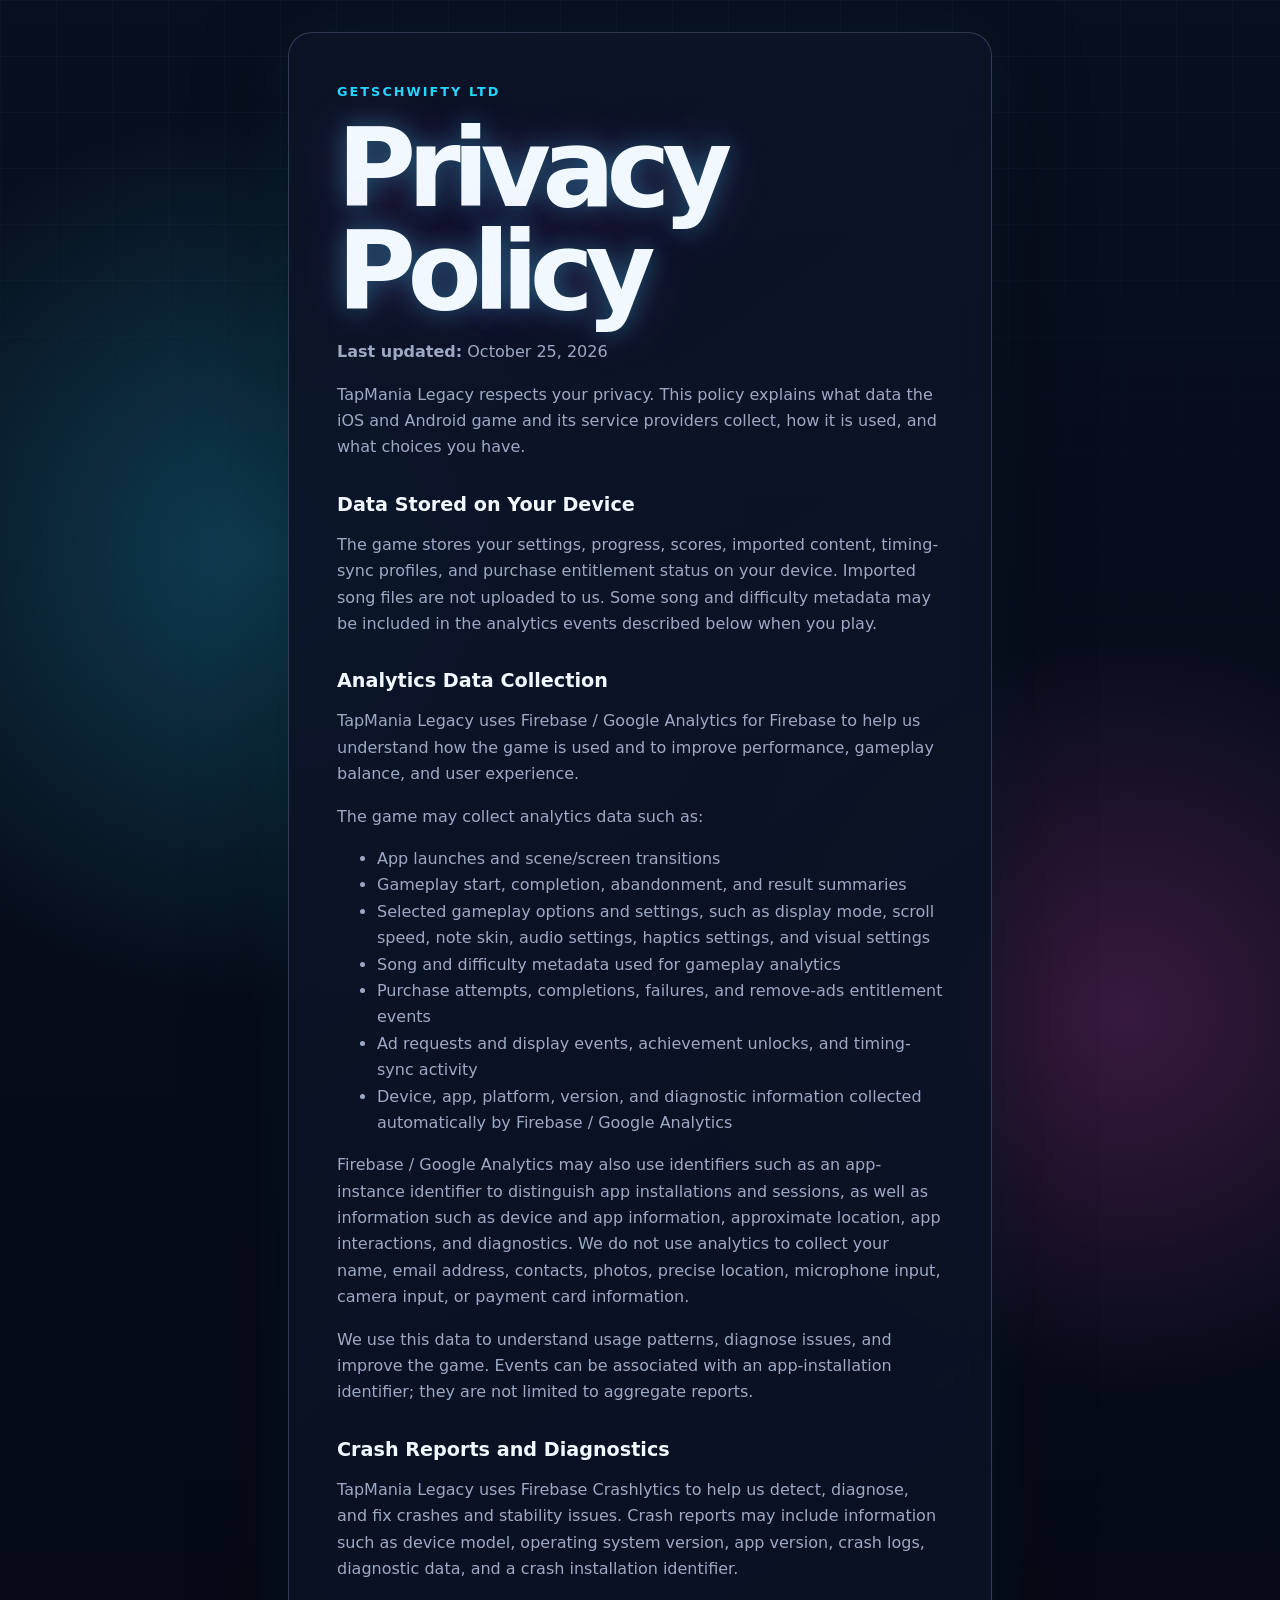
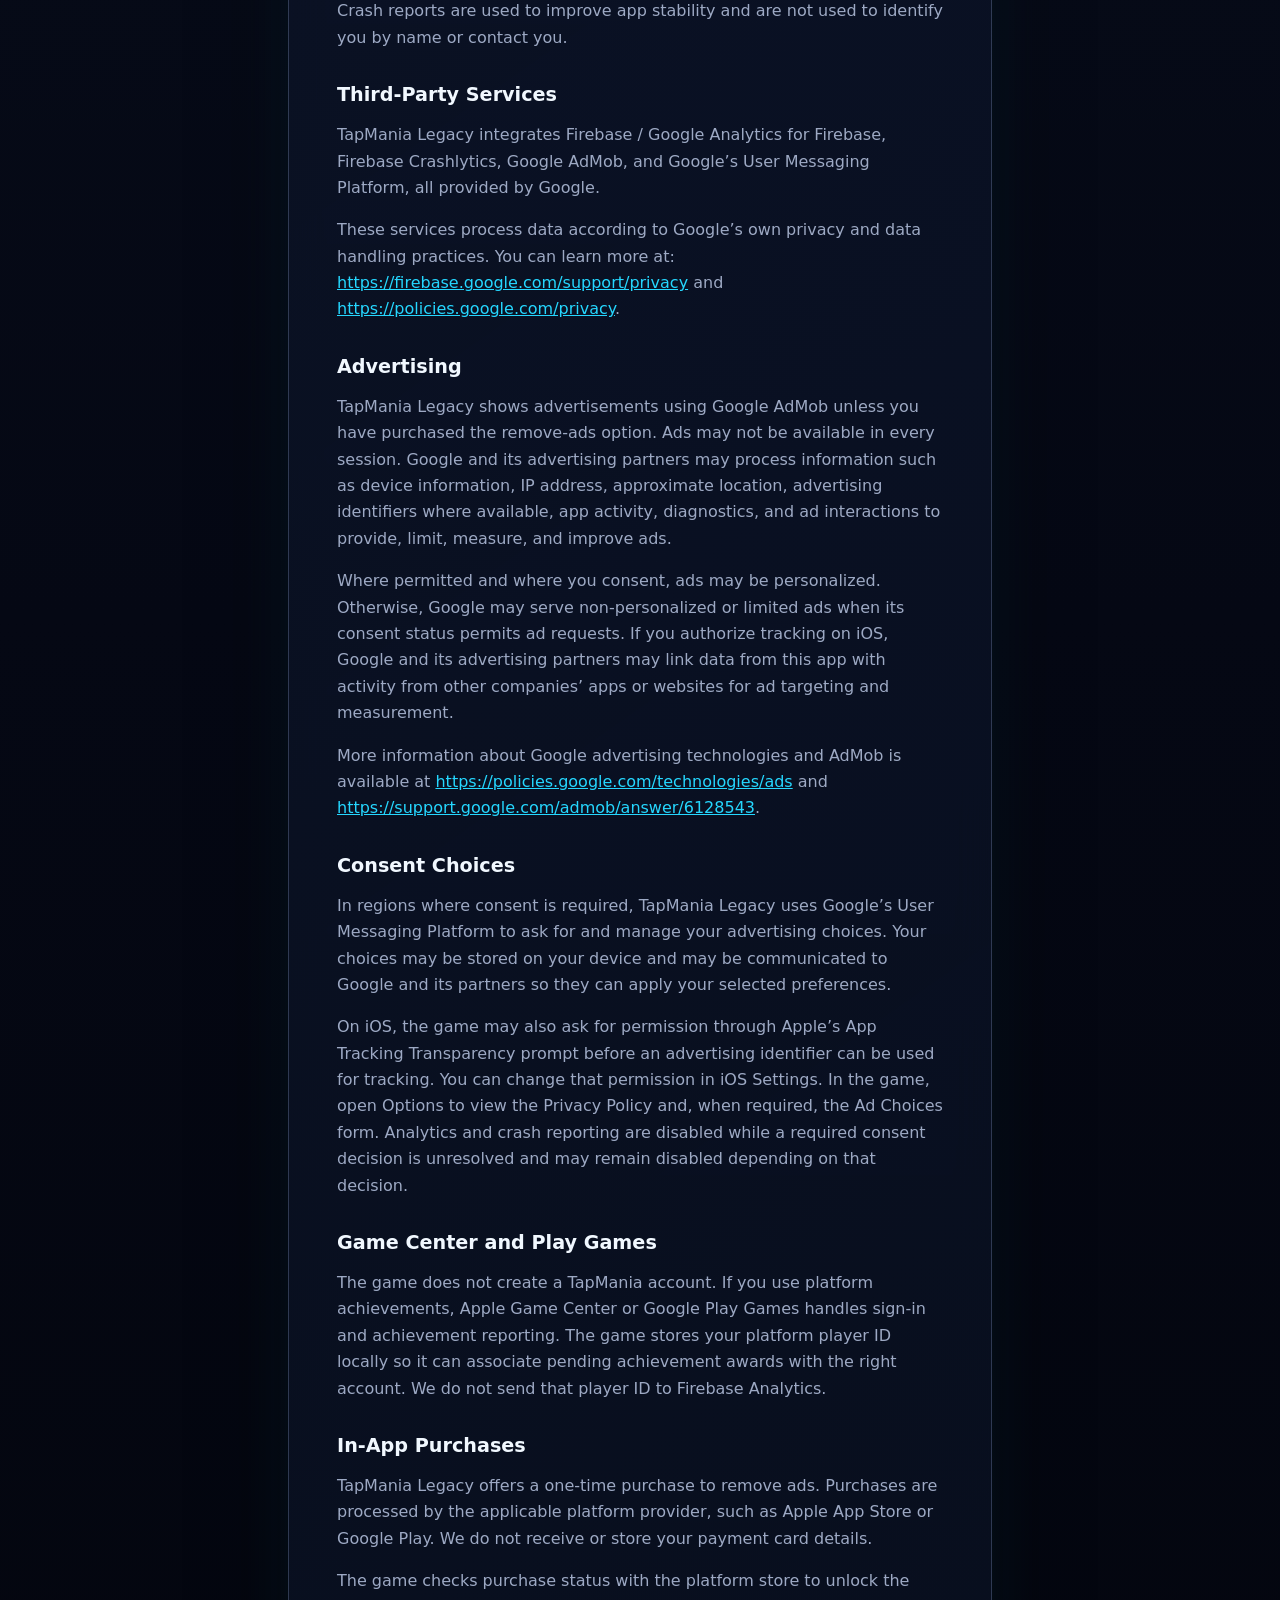
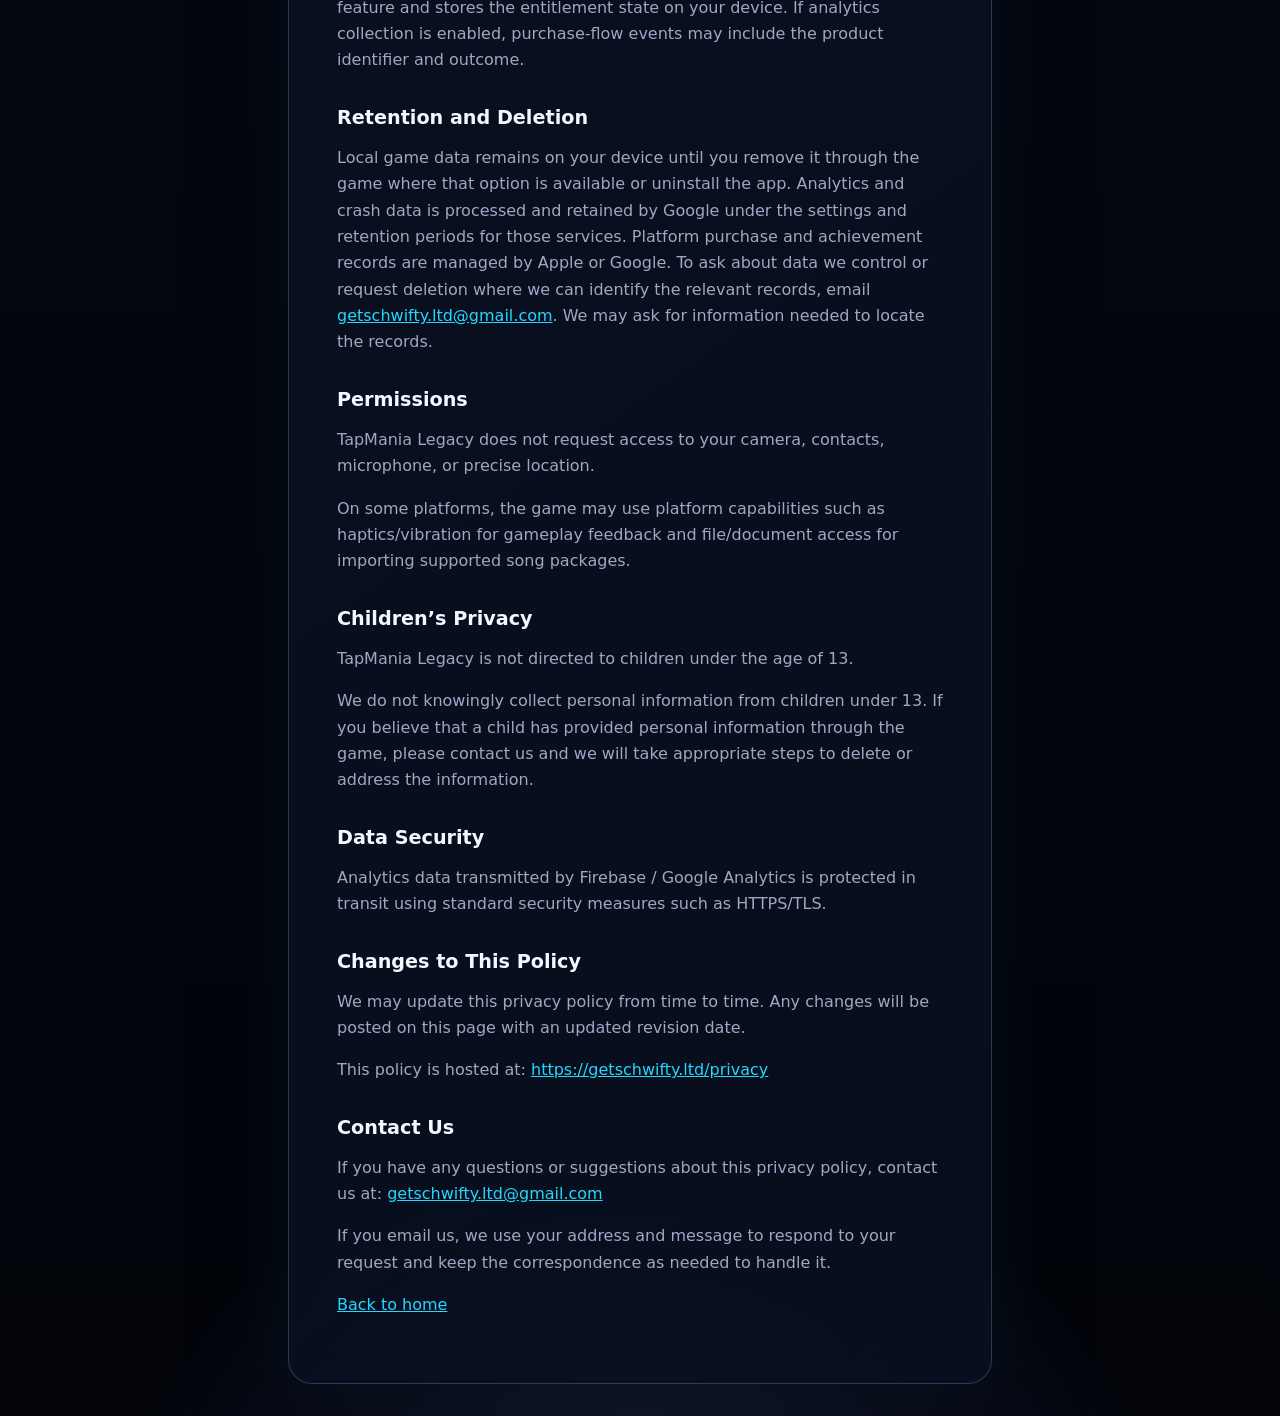
<file: privacy.html>
<!doctype html>
<html lang="en">
    <head>
        <meta charset="utf-8" />
        <meta name="viewport" content="width=device-width, initial-scale=1" />
        <title>Privacy Policy | GetSchwifty Ltd</title>
        <meta
            name="description"
            content="Privacy Policy for GetSchwifty Ltd apps and games."
        />
        <link rel="stylesheet" href="/styles.css" />
    </head>
    <body>
        <main class="page text-page">
            <article class="card">
                <p class="eyebrow">GetSchwifty Ltd</p>
                <h1>Privacy Policy</h1>
                <p><strong>Last updated:</strong> October 25, 2026</p>

                <p>
                    TapMania Legacy respects your privacy. This policy explains
                    what data the iOS and Android game and its service providers
                    collect, how it is used, and what choices you have.
                </p>

                <h2>Data Stored on Your Device</h2>
                <p>
                    The game stores your settings, progress, scores, imported
                    content, timing-sync profiles, and purchase entitlement
                    status on your device. Imported song files are not uploaded
                    to us. Some song and difficulty metadata may be included in
                    the analytics events described below when you play.
                </p>

                <h2>Analytics Data Collection</h2>
                <p>
                    TapMania Legacy uses Firebase / Google Analytics for
                    Firebase to help us understand how the game is used and to
                    improve performance, gameplay balance, and user experience.
                </p>
                <p>The game may collect analytics data such as:</p>
                <ul>
                    <li>App launches and scene/screen transitions</li>
                    <li>
                        Gameplay start, completion, abandonment, and result
                        summaries
                    </li>
                    <li>
                        Selected gameplay options and settings, such as display
                        mode, scroll speed, note skin, audio settings, haptics
                        settings, and visual settings
                    </li>
                    <li>
                        Song and difficulty metadata used for gameplay analytics
                    </li>
                    <li>
                        Purchase attempts, completions, failures, and remove-ads
                        entitlement events
                    </li>
                    <li>
                        Ad requests and display events, achievement unlocks, and
                        timing-sync activity
                    </li>
                    <li>
                        Device, app, platform, version, and diagnostic
                        information collected automatically by Firebase / Google
                        Analytics
                    </li>
                </ul>
                <p>
                    Firebase / Google Analytics may also use identifiers such as
                    an app-instance identifier to distinguish app installations
                    and sessions, as well as information such as device and app
                    information, approximate location, app interactions, and
                    diagnostics. We do not use analytics to collect your name,
                    email address, contacts, photos, precise location, microphone
                    input, camera input, or payment card information.
                </p>
                <p>
                    We use this data to understand usage patterns, diagnose
                    issues, and improve the game. Events can be associated with
                    an app-installation identifier; they are not limited to
                    aggregate reports.
                </p>

                <h2>Crash Reports and Diagnostics</h2>
                <p>
                    TapMania Legacy uses Firebase Crashlytics to help us
                    detect, diagnose, and fix crashes and stability issues.
                    Crash reports may include information such as device model,
                    operating system version, app version, crash logs,
                    diagnostic data, and a crash installation identifier.
                </p>
                <p>
                    Crash reports are used to improve app stability and are not
                    used to identify you by name or contact you.
                </p>

                <h2>Third-Party Services</h2>
                <p>
                    TapMania Legacy integrates Firebase / Google Analytics for
                    Firebase, Firebase Crashlytics, Google AdMob, and Google’s
                    User Messaging Platform, all provided by Google.
                </p>
                <p>
                    These services process data according to Google’s own
                    privacy and data handling practices. You can learn more at:
                    <a href="https://firebase.google.com/support/privacy"
                        >https://firebase.google.com/support/privacy</a
                    >
                    and
                    <a href="https://policies.google.com/privacy"
                        >https://policies.google.com/privacy</a
                    >.
                </p>

                <h2>Advertising</h2>
                <p>
                    TapMania Legacy shows advertisements using Google AdMob
                    unless you have purchased the remove-ads option. Ads may not
                    be available in every session.
                    Google and its advertising partners may process information
                    such as device information, IP address, approximate location,
                    advertising identifiers where available, app activity,
                    diagnostics, and ad interactions to provide, limit, measure,
                    and improve ads.
                </p>
                <p>
                    Where permitted and where you consent, ads may be
                    personalized. Otherwise, Google may serve non-personalized
                    or limited ads when its consent status permits ad requests.
                    If you authorize tracking on iOS, Google and its advertising
                    partners may link data from this app with activity from
                    other companies’ apps or websites for ad targeting and
                    measurement.
                </p>
                <p>
                    More information about Google advertising technologies and
                    AdMob is available at
                    <a href="https://policies.google.com/technologies/ads"
                        >https://policies.google.com/technologies/ads</a
                    >
                    and
                    <a href="https://support.google.com/admob/answer/6128543"
                        >https://support.google.com/admob/answer/6128543</a
                    >.
                </p>

                <h2>Consent Choices</h2>
                <p>
                    In regions where consent is required, TapMania Legacy uses
                    Google’s User Messaging Platform to ask for and manage your
                    advertising choices. Your choices may be stored on your
                    device and may be communicated to Google and its partners so
                    they can apply your selected preferences.
                </p>
                <p>
                    On iOS, the game may also ask for permission through Apple’s
                    App Tracking Transparency prompt before an advertising
                    identifier can be used for tracking. You can change that
                    permission in iOS Settings. In the game, open Options to
                    view the Privacy Policy and, when required, the Ad Choices
                    form. Analytics and crash reporting are disabled while a
                    required consent decision is unresolved and may remain
                    disabled depending on that decision.
                </p>

                <h2>Game Center and Play Games</h2>
                <p>
                    The game does not create a TapMania account.
                    If you use platform achievements, Apple Game Center or
                    Google Play Games handles sign-in and achievement reporting.
                    The game stores your platform player ID locally so it can
                    associate pending achievement awards with the right account.
                    We do not send that player ID to Firebase Analytics.
                </p>

                <h2>In-App Purchases</h2>
                <p>
                    TapMania Legacy offers a one-time purchase to remove ads.
                    Purchases are processed by the applicable platform provider,
                    such as Apple App Store or Google Play. We do not receive or
                    store your payment card details.
                </p>
                <p>
                    The game checks purchase status with the platform store to
                    unlock the feature and stores the entitlement state on your
                    device. If analytics collection is enabled, purchase-flow
                    events may include the product identifier and outcome.
                </p>

                <h2>Retention and Deletion</h2>
                <p>
                    Local game data remains on your device until you remove it
                    through the game where that option is available or uninstall
                    the app. Analytics and crash data is processed and retained
                    by Google under the settings and retention periods for those
                    services. Platform purchase and achievement records are
                    managed by Apple or Google. To ask about data we control or
                    request deletion where we can identify the relevant records,
                    email
                    <a href="mailto:getschwifty.ltd@gmail.com"
                        >getschwifty.ltd@gmail.com</a
                    >. We may ask for information needed to locate the records.
                </p>

                <h2>Permissions</h2>
                <p>
                    TapMania Legacy does not request access to your camera,
                    contacts, microphone, or precise location.
                </p>
                <p>
                    On some platforms, the game may use platform capabilities
                    such as haptics/vibration for gameplay feedback and
                    file/document access for importing supported song packages.
                </p>

                <h2>Children’s Privacy</h2>
                <p>
                    TapMania Legacy is not directed to children under the age of
                    13.
                </p>
                <p>
                    We do not knowingly collect personal information from
                    children under 13. If you believe that a child has provided
                    personal information through the game, please contact us and
                    we will take appropriate steps to delete or address the
                    information.
                </p>

                <h2>Data Security</h2>
                <p>
                    Analytics data transmitted by Firebase / Google Analytics is
                    protected in transit using standard security measures such
                    as HTTPS/TLS.
                </p>

                <h2>Changes to This Policy</h2>
                <p>
                    We may update this privacy policy from time to time. Any
                    changes will be posted on this page with an updated revision
                    date.
                </p>
                <p>
                    This policy is hosted at:
                    <a href="https://getschwifty.ltd/privacy"
                        >https://getschwifty.ltd/privacy</a
                    >
                </p>

                <h2>Contact Us</h2>
                <p>
                    If you have any questions or suggestions about this privacy
                    policy, contact us at:
                    <a href="mailto:getschwifty.ltd@gmail.com"
                        >getschwifty.ltd@gmail.com</a
                    >
                </p>
                <p>
                    If you email us, we use your address and message to respond
                    to your request and keep the correspondence as needed to
                    handle it.
                </p>

                <p><a href="/">Back to home</a></p>
            </article>
        </main>
    </body>
</html>
</file>
<file: styles.css>
:root {
  color-scheme: dark;
  --bg: #050814;
  --panel: rgba(10, 18, 38, 0.78);
  --panel-strong: rgba(12, 20, 40, 0.94);
  --text: #f1f8ff;
  --muted: #9da9c4;
  --cyan: #25d7ff;
  --blue: #5468c8;
  --purple: #b86cff;
  --magenta: #ff4fd8;
  --yellow: #ffe14a;
  --green: #7dff5a;
  --border: rgba(169, 190, 240, 0.24);
}

* {
  box-sizing: border-box;
}

body {
  margin: 0;
  min-height: 100vh;
  background:
    radial-gradient(circle at 20% 12%, rgba(37, 215, 255, 0.24), transparent 28rem),
    radial-gradient(circle at 88% 22%, rgba(255, 79, 216, 0.20), transparent 24rem),
    radial-gradient(circle at 50% 105%, rgba(84, 104, 200, 0.32), transparent 34rem),
    linear-gradient(180deg, #080f1e 0%, var(--bg) 48%, #02040a 100%),
    var(--bg);
  color: var(--text);
  font-family: Inter, ui-sans-serif, system-ui, -apple-system, BlinkMacSystemFont, "Segoe UI", sans-serif;
  overflow-x: hidden;
}

body::before {
  position: fixed;
  inset: 0;
  pointer-events: none;
  content: "";
  background-image:
    linear-gradient(rgba(169, 190, 240, 0.055) 1px, transparent 1px),
    linear-gradient(90deg, rgba(169, 190, 240, 0.045) 1px, transparent 1px);
  background-size: 56px 56px;
  mask-image: linear-gradient(to bottom, rgba(0, 0, 0, 0.8), transparent 72%);
}

a {
  color: var(--cyan);
}

.page {
  display: grid;
  min-height: 100vh;
  place-items: center;
  padding: 2rem;
}

.home {
  display: grid;
  min-height: 100vh;
  grid-template-rows: 1fr auto;
  padding: clamp(1rem, 3vw, 2rem);
}

.text-page {
  align-items: start;
}

.card {
  width: min(100%, 44rem);
  padding: clamp(1.5rem, 4vw, 3rem);
  border: 1px solid var(--border);
  border-radius: 1.5rem;
  background: linear-gradient(145deg, var(--panel-strong), rgba(8, 15, 30, 0.86));
  box-shadow: 0 2rem 6rem rgba(0, 0, 0, 0.42), 0 0 4rem rgba(37, 215, 255, 0.08);
  backdrop-filter: blur(18px);
}

.hero {
  display: grid;
  width: min(100%, 72rem);
  grid-template-columns: minmax(0, 1.05fr) minmax(20rem, 0.95fr);
  gap: clamp(2rem, 5vw, 5rem);
  place-self: center;
  align-items: center;
}

.hero-copy {
  position: relative;
  padding: clamp(1.5rem, 4vw, 3.5rem);
  border: 1px solid var(--border);
  border-radius: 2rem;
  background:
    linear-gradient(135deg, rgba(16, 26, 47, 0.92), rgba(8, 15, 30, 0.72)),
    linear-gradient(90deg, rgba(37, 215, 255, 0.12), rgba(255, 79, 216, 0.10));
  box-shadow:
    0 2rem 6rem rgba(0, 0, 0, 0.45),
    inset 0 1px 0 rgba(255, 255, 255, 0.08),
    0 0 4rem rgba(84, 104, 200, 0.18);
  overflow: hidden;
}

.hero-copy::after {
  position: absolute;
  right: -5rem;
  bottom: -5rem;
  width: 16rem;
  height: 16rem;
  border-radius: 999px;
  content: "";
  background: radial-gradient(circle, rgba(37, 215, 255, 0.20), transparent 65%);
}

.eyebrow {
  margin: 0 0 1rem;
  color: var(--cyan);
  font-size: 0.8rem;
  font-weight: 700;
  letter-spacing: 0.16em;
  text-transform: uppercase;
}

h1 {
  margin: 0 0 1rem;
  max-width: 11ch;
  font-size: clamp(3.25rem, 9vw, 6.75rem);
  letter-spacing: -0.08em;
  line-height: 0.95;
  text-shadow:
    0 0 1.5rem rgba(37, 215, 255, 0.34),
    0 0 3.5rem rgba(255, 79, 216, 0.20);
}

h2 {
  margin-top: 2rem;
  font-size: 1.2rem;
}

p {
  color: var(--muted);
  line-height: 1.65;
}

ul {
  color: var(--muted);
  line-height: 1.65;
}

.lede {
  max-width: 34rem;
  color: #c9d3ea;
  font-size: clamp(1.05rem, 2vw, 1.28rem);
}

.community-copy {
  max-width: 32rem;
  margin: 1rem 0 0;
  color: rgba(241, 248, 255, 0.78);
}

.links {
  display: flex;
  flex-wrap: wrap;
  gap: 1rem;
  margin-top: 2rem;
}

.primary-links {
  align-items: center;
}

.button {
  display: inline-flex;
  align-items: center;
  gap: 0.65rem;
  padding: 0.9rem 1.15rem;
  border: 1px solid rgba(37, 215, 255, 0.5);
  border-radius: 999px;
  background:
    linear-gradient(135deg, rgba(37, 215, 255, 0.16), rgba(184, 108, 255, 0.14)),
    rgba(12, 20, 40, 0.8);
  color: var(--text);
  font-weight: 700;
  text-decoration: none;
  box-shadow: 0 0 1.6rem rgba(37, 215, 255, 0.12);
}

.discord-button {
  border-color: rgba(184, 108, 255, 0.62);
  background:
    linear-gradient(135deg, rgba(88, 101, 242, 0.38), rgba(184, 108, 255, 0.18)),
    rgba(12, 20, 40, 0.88);
  box-shadow: 0 0 1.8rem rgba(88, 101, 242, 0.18);
}

.ghost-button {
  border-color: rgba(169, 190, 240, 0.28);
  background: rgba(12, 20, 40, 0.44);
}

.button-icon {
  width: 1.4rem;
  height: 1.4rem;
  object-fit: contain;
}

.button:hover {
  border-color: var(--cyan);
  box-shadow: 0 0 2rem rgba(37, 215, 255, 0.24);
}

.store-badges {
  display: grid;
  grid-template-columns: repeat(2, minmax(0, 1fr));
  gap: 0.9rem;
  max-width: 31rem;
  margin-top: 1rem;
}

.store-badge {
  display: flex;
  align-items: center;
  gap: 0.85rem;
  min-height: 4.4rem;
  padding: 0.8rem 1rem;
  border: 1px solid rgba(241, 248, 255, 0.26);
  border-radius: 1rem;
  background:
    linear-gradient(135deg, rgba(255, 255, 255, 0.08), rgba(169, 190, 240, 0.03)),
    rgba(0, 0, 0, 0.58);
  box-shadow:
    inset 0 1px 0 rgba(255, 255, 255, 0.08),
    0 0 1.6rem rgba(37, 215, 255, 0.08);
}

.store-icon {
  width: 2rem;
  height: 2rem;
  flex: 0 0 auto;
  object-fit: contain;
}

.store-badge strong,
.store-badge em {
  display: block;
}

.store-badge strong {
  color: var(--text);
  font-size: 1.1rem;
  letter-spacing: -0.02em;
}

.store-badge em {
  margin-bottom: 0.1rem;
  color: rgba(241, 248, 255, 0.72);
  font-size: 0.68rem;
  font-style: normal;
  font-weight: 700;
  letter-spacing: 0.12em;
  text-transform: uppercase;
}

.screenshot-stack {
  position: relative;
  display: grid;
  isolation: isolate;
  width: min(100%, 34rem);
  min-height: clamp(34rem, 74vh, 48rem);
  place-self: center;
  place-items: center;
}

.screenshot-stack::before {
  position: absolute;
  inset: 8% 6% 6% 12%;
  content: "";
  border-radius: 3rem;
  background:
    radial-gradient(circle at 30% 20%, rgba(255, 79, 216, 0.24), transparent 16rem),
    radial-gradient(circle at 74% 58%, rgba(37, 215, 255, 0.24), transparent 18rem);
  filter: blur(24px);
}

.shot {
  position: relative;
  grid-area: 1 / 1;
  width: clamp(12rem, 28vw, 17rem);
  aspect-ratio: 9 / 19.5;
  padding: 0;
  border: 5px solid rgba(9, 16, 32, 0.96);
  outline: 1px solid rgba(169, 190, 240, 0.34);
  border-radius: 1.8rem;
  background:
    linear-gradient(180deg, rgba(5, 8, 20, 0.32), rgba(5, 8, 20, 0.92)),
    radial-gradient(circle at 50% 0%, rgba(37, 215, 255, 0.16), transparent 23rem),
    rgba(8, 15, 30, 0.62);
  box-shadow:
    inset 0 1px 0 rgba(255, 255, 255, 0.06),
    0 2rem 5rem rgba(0, 0, 0, 0.36),
    0 0 4rem rgba(255, 79, 216, 0.10);
  cursor: pointer;
  overflow: hidden;
  transform:
    var(--base-transform)
    translate3d(var(--wobble-x, 0px), var(--wobble-y, 0px), 0)
    rotateX(var(--wobble-rx, 0deg))
    rotateY(var(--wobble-ry, 0deg));
  transform-origin: center;
  transform-style: preserve-3d;
  transition: filter 160ms ease, outline-color 160ms ease, box-shadow 160ms ease;
  appearance: none;
  will-change: transform;
}

.shot img {
  display: block;
  width: 100%;
  height: 100%;
  object-fit: cover;
  pointer-events: none;
}

.shot:hover,
.shot:focus-visible {
  filter: saturate(1.12) brightness(1.06);
  outline-color: rgba(37, 215, 255, 0.72);
}

.shot:focus-visible {
  outline-width: 3px;
  outline-offset: 4px;
}

.shot-a {
  z-index: 4;
  --base-transform: translate(12%, -16%) rotate(-3deg);
  box-shadow:
    0 2.2rem 5.5rem rgba(0, 0, 0, 0.46),
    0 0 3rem rgba(255, 79, 216, 0.24),
    0 0 1.5rem rgba(37, 215, 255, 0.12);
}

.shot-b {
  z-index: 3;
  --base-transform: translate(-52%, 3%) rotate(-8deg);
  box-shadow:
    0 2rem 5rem rgba(0, 0, 0, 0.42),
    0 0 2.6rem rgba(37, 215, 255, 0.18);
}

.shot-c {
  z-index: 2;
  --base-transform: translate(50%, 12%) rotate(7deg);
  box-shadow:
    0 2rem 5rem rgba(0, 0, 0, 0.42),
    0 0 2.6rem rgba(184, 108, 255, 0.18);
}

.shot-d {
  z-index: 1;
  --base-transform: translate(-4%, 29%) rotate(2deg);
  box-shadow:
    0 2rem 5rem rgba(0, 0, 0, 0.40),
    0 0 2rem rgba(125, 255, 90, 0.10);
}

.shot-e {
  z-index: 0;
  --base-transform: translate(-29%, -29%) rotate(-10deg);
  box-shadow:
    0 2rem 5rem rgba(0, 0, 0, 0.40),
    0 0 2rem rgba(184, 108, 255, 0.14);
}

footer {
  display: flex;
  justify-content: space-between;
  gap: 1rem;
  padding: 1rem 0 0;
  color: rgba(201, 211, 234, 0.72);
  font-size: 0.85rem;
  letter-spacing: 0.08em;
  text-transform: uppercase;
}

.lightbox[hidden] {
  display: none;
}

.lightbox {
  position: fixed;
  inset: 0;
  z-index: 50;
  display: grid;
  place-items: center;
  padding: 1.25rem;
}

.lightbox-backdrop {
  position: absolute;
  inset: 0;
  border: 0;
  background:
    radial-gradient(circle at 50% 20%, rgba(37, 215, 255, 0.16), transparent 28rem),
    rgba(2, 4, 10, 0.82);
  backdrop-filter: blur(18px);
  cursor: pointer;
}

.lightbox-frame {
  position: relative;
  z-index: 1;
  width: min(92vw, 25rem);
  max-height: 92vh;
  margin: 0;
  padding: 0.45rem;
  border: 1px solid rgba(169, 190, 240, 0.34);
  border-radius: 2rem;
  background: rgba(9, 16, 32, 0.96);
  box-shadow:
    0 3rem 8rem rgba(0, 0, 0, 0.58),
    0 0 4rem rgba(37, 215, 255, 0.18),
    0 0 5rem rgba(255, 79, 216, 0.12);
}

.lightbox-frame img {
  display: block;
  width: 100%;
  max-height: calc(92vh - 1rem);
  border-radius: 1.55rem;
  object-fit: contain;
}

.lightbox-close {
  position: absolute;
  top: -0.85rem;
  right: -0.85rem;
  z-index: 2;
  display: grid;
  width: 2.4rem;
  height: 2.4rem;
  place-items: center;
  border: 1px solid rgba(169, 190, 240, 0.36);
  border-radius: 999px;
  background: rgba(12, 20, 40, 0.96);
  color: var(--text);
  cursor: pointer;
  font-size: 1.7rem;
  line-height: 1;
}

@media (max-width: 840px) {
  .hero {
    grid-template-columns: 1fr;
  }

  .screenshot-stack {
    min-height: 38rem;
  }

  .shot {
    width: clamp(10rem, 38vw, 14rem);
  }

  .shot-a {
    --base-transform: translate(8%, -17%) rotate(-3deg);
  }

  .shot-b {
    --base-transform: translate(-43%, 2%) rotate(-8deg);
  }

  .shot-c {
    --base-transform: translate(42%, 10%) rotate(7deg);
  }

  .shot-d {
    --base-transform: translate(-2%, 28%) rotate(2deg);
  }

  .shot-e {
    --base-transform: translate(-24%, -31%) rotate(-10deg);
  }
}

@media (max-width: 520px) {
  .home,
  .page {
    padding: 1rem;
  }

  footer {
    flex-direction: column;
  }

  .store-badges {
    grid-template-columns: 1fr;
  }

  .screenshot-stack {
    min-height: 37rem;
  }

  .shot {
    width: min(44vw, 12rem);
  }

  .shot-a {
    --base-transform: translate(13%, -24%) rotate(-3deg);
  }

  .shot-b {
    --base-transform: translate(-34%, -1%) rotate(-8deg);
  }

  .shot-c {
    --base-transform: translate(34%, 13%) rotate(7deg);
  }

  .shot-d {
    --base-transform: translate(-6%, 36%) rotate(2deg);
  }

  .shot-e {
    --base-transform: translate(-24%, -37%) rotate(-10deg);
  }
}
</file>
